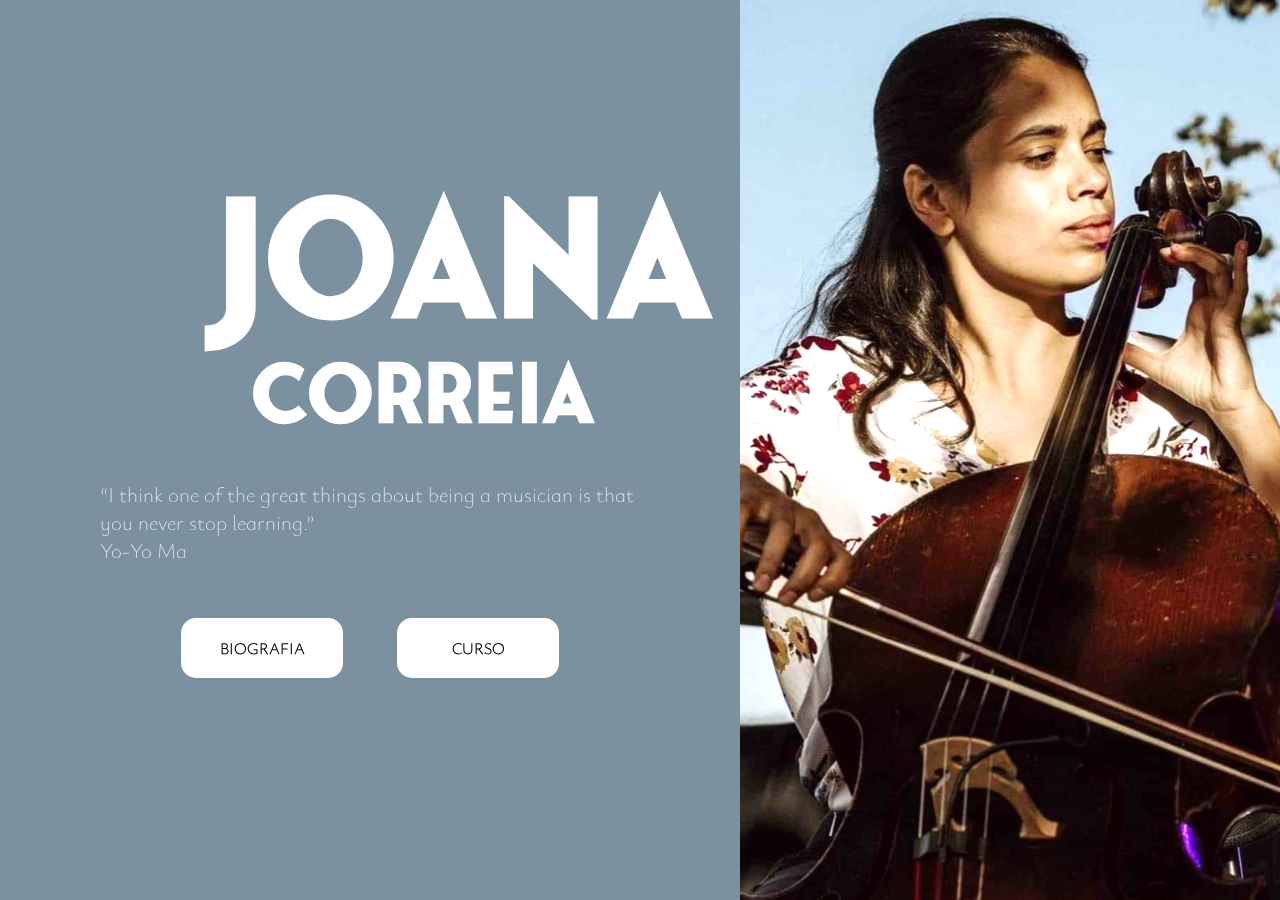
<file: index.html>
<!DOCTYPE html>
<html lang="en">
<head>
    <meta charset="UTF-8">
    <meta name="viewport" content="width=device-width, initial-scale=1.0">
    <meta name="description" content="inicio">
    <link rel="stylesheet" type="text/css" href="index.css">
    <title>Joana Correia</title>
    <link rel="icon" type="image/png" href="celloIcon.jpg">
</head>
<body>
    <div class="container">
        <div class="buttons-container">
            <div class="textoNomeCompleto">
                <div class="textoNome">JOANA</div>
                <div class="textoApelido"> CORREIA </div>
            </div>
            <div class="texto"> “I think one of the great things about being a musician is that you never stop learning.” <br> Yo-Yo Ma </div>
            <div class="buttonClick">
                <div class="buttons">
                    <a href="performerPage.html" id="perfomerLink" class="button">BIOGRAFIA</a>
                    <a href="homePage.html" class="button">CURSO</a>
                </div>
            </div>
        </div>
        <div class="image"></div>
    </div> 

    <script>
        function mudar(){
            window.location.href = 'performerPage.html';
        }
    </script>
</body>
</html>
</file>
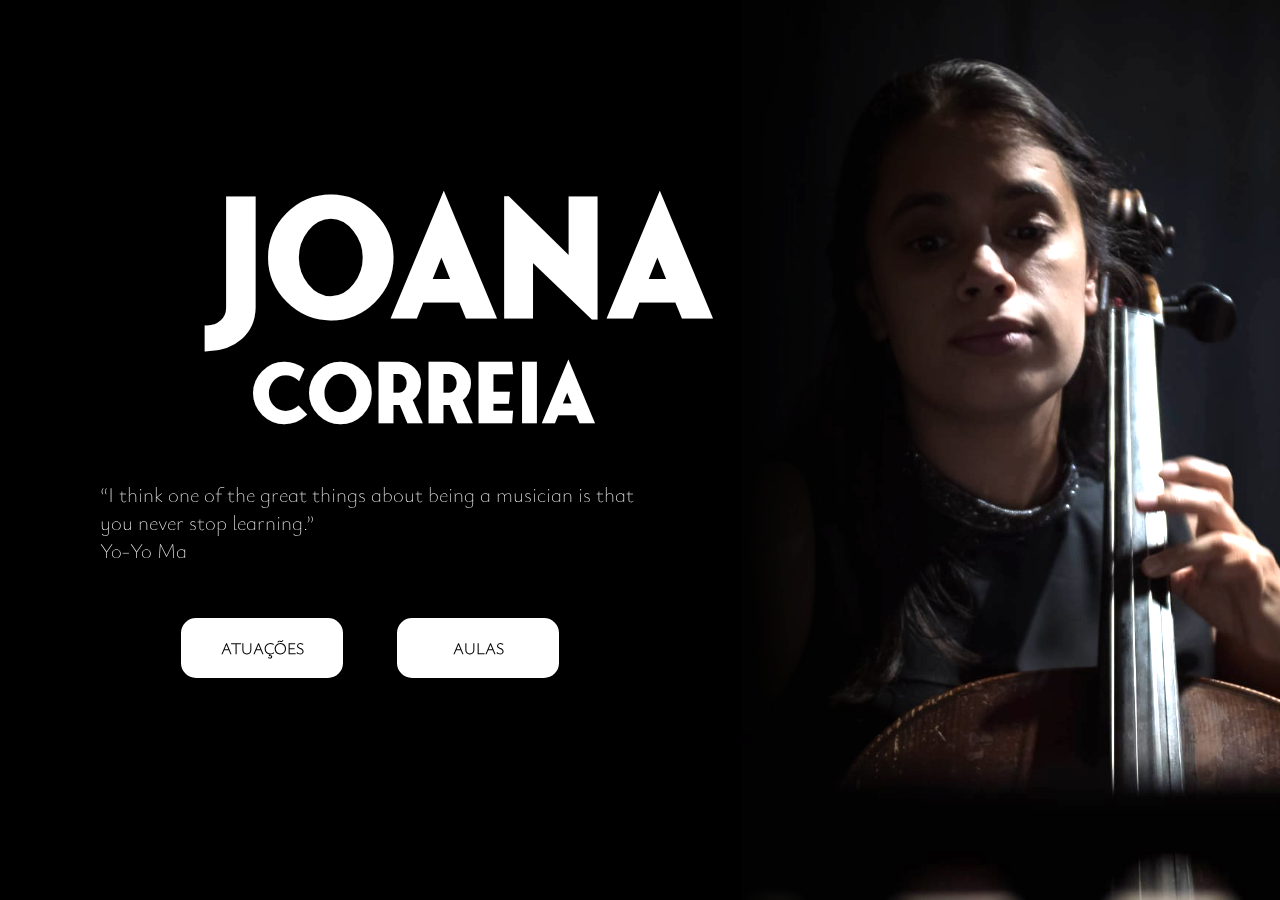
<file: landingPage.html>
<!DOCTYPE html>
<html lang="en">
<head>
    <meta charset="UTF-8">
    <meta name="viewport" content="width=device-width, initial-scale=1.0">
    <link rel="stylesheet" type="text/css" href="landingPage.css">
    <title>Document</title>
</head>
<body>
    <div class="container">
        <div class="buttons-container">
            <div class="textoNomeCompleto">
                <div class="textoNome">JOANA</div>
                <div class="textoApelido"> CORREIA </div>
            </div>
            <div class="texto"> “I think one of the great things about being a musician is that you never stop learning.” <br> Yo-Yo Ma </div>
            <div class="buttonClick">
                <div class="buttons">
                    <a href="performerPage.html#" class="button">ATUAÇÕES</a>
                    <a href="homePage.html#" class="button">AULAS</a>
                </div>
            </div>
        </div>
        <div class="image"></div>
    </div> 

    <script>

    </script>
</body>
</html>
</file>
<file: index.css>
@font-face {
    font-family: 'customFont1'; /*a name to be used later*/
    src: url('YsabeauInfant-Thin.ttf'); /*URL to font*/
  }

  @font-face {
    font-family: 'customFont2'; /*a name to be used later*/
    src: url('Fonseca-Medium.otf'); /*URL to font*/
  }

html, body {
    height: 100%;
    margin: 0;
    background-color: #7B91A0;
}

.container {
    display: flex;
    height: 100%;
}

.buttons-container {
    display: flex;
    flex-direction: column;
    justify-content: center;
    width: 50%;
    padding: 100px; /* Adjust the value as per your preference */
}

.image {
    width: 50%;
    height: 100%;
    /*background-image: linear-gradient(to right, rgba(119, 31, 31, 0.8), rgba(0, 0, 0, 0) 50%),
      linear-gradient(to bottom, rgba(0, 0, 0, 0.1), rgba(0, 0, 0, 0));*/
    background-blend-mode: multiply;
    background-image: url('ImagemDisplay1v3.jpeg')/*, linear-gradient(to right, #7B91A0, rgba(0, 0, 0, 0) 50%),
      linear-gradient(to bottom, rgba(0, 0, 0, 0.1), rgba(0, 0, 0, 0))*/;
    background-blend-mode: multiply;
    background-size: cover;
    background-position: center;
    filter: brightness(150%);
}

.textoNomeCompleto{
    color: white;
    font-family: "customFont2";
    font-size: 100%;
    margin-top: -15%;
    margin-left: 20%;

}

.textoNome{
    font-size: 1000%;
    font-weight: bolder;
    margin-bottom: -10%;
}

.textoApelido{
    font-size: 500%;
    font-weight: bolder;
    margin-left: 10%;
}

.buttons {
    display: flex;
    flex-direction: row;
    justify-content: center; /* Adjusts the horizontal spacing between buttons */
    align-items: center;
    text-align: center;
    width: 100%;
    gap: 10%;
  }
  
  .button {
    /* Your existing styles */
    appearance: none;
    background-color: transparent;
    border: 2px solid #1A1A1A;
    border-radius: 15px;
    box-sizing: border-box;
    cursor: pointer;
    display: flex; /* Ensures the buttons take up the available width */
    justify-content: center; /* Horizontally aligns content within each button */
    align-items: center; /* Vertically aligns content within each button */
    font-family: "customFont1";
    font-size: 16px;
    font-weight: 600;
    line-height: normal;
    min-height: 60px;
    min-width: 0;
    outline: none;
    padding: 16px 24px;
    text-decoration: none;
    transition: all 300ms cubic-bezier(.23, 1, 0.32, 1);
    user-select: none;
    -webkit-user-select: none;
    touch-action: manipulation;
    will-change: transform;
    width: 30%;
    border-color: white;
    color: black;
    background-color: white;
    font-weight: bolder;
  }

  .button:hover{
    color: white;
    background-color: #7B91A0;
    font-weight: bolder;
  }
  
.texto{
    font-size: 21px;
    color: white;
    margin-bottom: 10%;
    margin-top: 5%;
    font-family: "customFont1";
    filter: brightness(1000%);
}

@media only screen and (max-width: 767px) {
    .container {
      width: 100%;
      display: flex;
      flex-direction: row;
    }
    
    .buttons-container {
      padding: 20px;
      width: 50%;
      background-size: cover;
      margin-left: -2%;
      
    }

    .image{
        background-image: url('imageTestLandingPage2.jpeg'), linear-gradient(to right, rgba(0, 0, 0, 0.6), rgba(0, 0, 0, 0) 50%),
        linear-gradient(to bottom, rgba(0, 0, 0, 0.1), rgba(0, 0, 0, 0));
        width: 100%;
        background-repeat: no-repeat;
    }
    

    
    .textoNomeCompleto {
      font-size: 16px;
      margin: 0;
    }
    
    .textoNome {
      font-size: 64px;
      margin-bottom: -5%;
    }
    
    .textoApelido {
      font-size: 32px;
      margin-left: 5%;
    }
    
    .button {
      min-height: 40px;
      font-size: 14px;
      padding: 10px 16px;
      width: 100%;
    }
    
    .texto {
      font-size: 16px;
      margin-bottom: 5%;
      margin-top: 2%;
      text-align: center;
    }
  }
</file>
<file: landingPage.css>
@font-face {
    font-family: 'customFont1'; /*a name to be used later*/
    src: url('YsabeauInfant-Thin.ttf'); /*URL to font*/
  }

  @font-face {
    font-family: 'customFont2'; /*a name to be used later*/
    src: url('Fonseca-Medium.otf'); /*URL to font*/
  }

html, body {
    height: 100%;
    margin: 0;
    background-color: black;
}

.container {
    display: flex;
    height: 100%;
}

.buttons-container {
    display: flex;
    flex-direction: column;
    justify-content: center;
    width: 50%;
    padding: 100px; /* Adjust the value as per your preference */
}

.image {
    width: 50%;
    height: 100%;
    background-image: linear-gradient(to right, rgba(0, 0, 0, 0.8), rgba(0, 0, 0, 0) 50%),
      linear-gradient(to bottom, rgba(0, 0, 0, 0.1), rgba(0, 0, 0, 0));
    background-blend-mode: multiply;
    background-image: url('imageTestLandingPage2.jpeg'), linear-gradient(to right, rgba(0, 0, 0, 1), rgba(0, 0, 0, 0) 50%),
      linear-gradient(to bottom, rgba(0, 0, 0, 0.1), rgba(0, 0, 0, 0));
    background-blend-mode: multiply;
    background-size: cover;
    background-position: center;
    filter: brightness(150%);
}

.textoNomeCompleto{
    color: white;
    font-family: "customFont2";
    font-size: 100%;
    margin-top: -15%;
    margin-left: 20%;

}

.textoNome{
    font-size: 1000%;
    font-weight: bolder;
    margin-bottom: -10%;
}

.textoApelido{
    font-size: 500%;
    font-weight: bolder;
    margin-left: 10%;
}

.buttons {
    display: flex;
    flex-direction: row;
    justify-content: center; /* Adjusts the horizontal spacing between buttons */
    align-items: center;
    text-align: center;
    width: 100%;
    gap: 10%;
  }
  
  .button {
    /* Your existing styles */
    appearance: none;
    background-color: transparent;
    border: 2px solid #1A1A1A;
    border-radius: 15px;
    box-sizing: border-box;
    cursor: pointer;
    display: flex; /* Ensures the buttons take up the available width */
    justify-content: center; /* Horizontally aligns content within each button */
    align-items: center; /* Vertically aligns content within each button */
    font-family: "customFont1";
    font-size: 16px;
    font-weight: 600;
    line-height: normal;
    min-height: 60px;
    min-width: 0;
    outline: none;
    padding: 16px 24px;
    text-decoration: none;
    transition: all 300ms cubic-bezier(.23, 1, 0.32, 1);
    user-select: none;
    -webkit-user-select: none;
    touch-action: manipulation;
    will-change: transform;
    width: 30%;
    border-color: white;
    color: black;
    background-color: white;
    font-weight: bolder;
  }

  .button:hover{
    color: white;
    background-color: black;
    font-weight: bolder;
  }
  
.texto{
    font-size: 21px;
    color: white;
    margin-bottom: 10%;
    margin-top: 5%;
    font-family: "customFont1";
    filter: brightness(1000%);
}

@media only screen and (max-width: 767px) {
    .container {
      width: 100%;
      display: flex;
      flex-direction: row;
    }
    
    .buttons-container {
      padding: 20px;
      width: 50%;
      background-size: cover;
      margin-left: -2%;
      
    }

    .image{
        background-image: url('imageTestLandingPage2.jpeg'), linear-gradient(to right, rgba(0, 0, 0, 0.6), rgba(0, 0, 0, 0) 50%),
        linear-gradient(to bottom, rgba(0, 0, 0, 0.1), rgba(0, 0, 0, 0));
        width: 100%;
        background-repeat: no-repeat;
    }
    

    
    .textoNomeCompleto {
      font-size: 16px;
      margin: 0;
    }
    
    .textoNome {
      font-size: 64px;
      margin-bottom: -5%;
    }
    
    .textoApelido {
      font-size: 32px;
      margin-left: 5%;
    }
    
    .button {
      min-height: 40px;
      font-size: 14px;
      padding: 10px 16px;
      width: 100%;
    }
    
    .texto {
      font-size: 16px;
      margin-bottom: 5%;
      margin-top: 2%;
      text-align: center;
    }
  }
</file>
